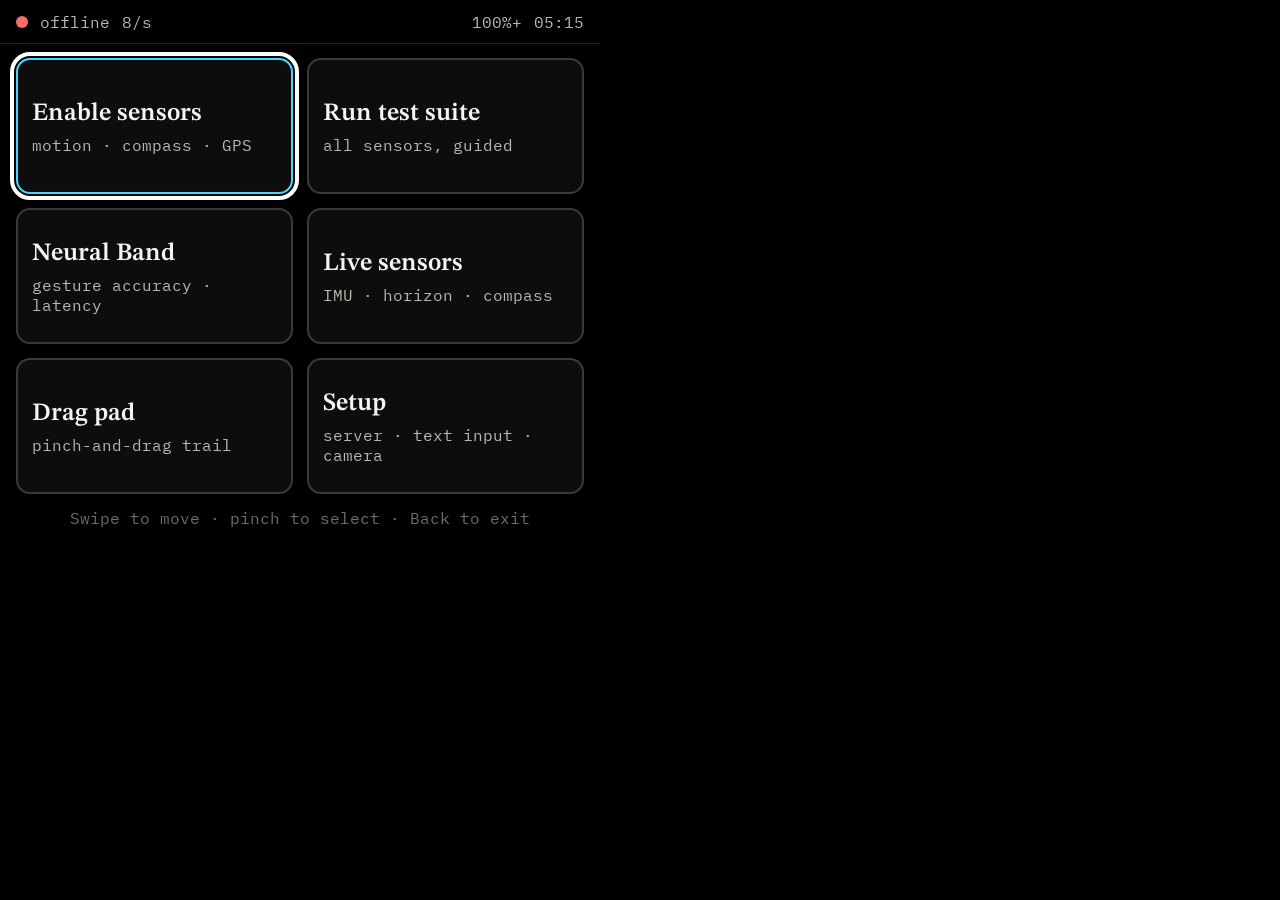
<file: docs/index.html>
<!doctype html>
<html lang="en">
<head>
<meta charset="utf-8">
<meta name="viewport" content="width=device-width, initial-scale=1">
<meta name="mrbd-web-app-capable" content="yes">
<meta name="description" content="Sensor Suite: tests and streams every sensor and input on Meta Ray-Ban Display + Neural Band to a recorder PC.">
<title>Sensor Suite</title>
<link rel="icon" type="image/png" sizes="192x192" href="icon-192.png">
<link rel="apple-touch-icon" href="icon-192.png">
<link rel="manifest" href="manifest.json">
<link rel="preconnect" href="https://fonts.googleapis.com">
<link rel="preconnect" href="https://fonts.gstatic.com" crossorigin>
<link href="https://fonts.googleapis.com/css2?family=STIX+Two+Text:wght@400;600;700&family=IBM+Plex+Mono:wght@400;600&display=swap" rel="stylesheet">
<link rel="stylesheet" href="app.css">
</head>
<body data-page="main">
<header id="bar">
  <span id="link-dot" class="dot"></span>
  <span id="link-txt">offline</span>
  <span id="rate-txt"></span>
  <span class="grow"></span>
  <span id="rec-txt"></span>
  <span id="bat-txt"></span>
  <span id="clock-txt"></span>
</header>

<main id="screens">
  <!-- HOME -->
  <section id="s-home" class="screen">
    <div class="grid">
      <button id="b-enable" class="tile hot" data-act="enable"><b>Enable sensors</b><small>motion · compass · GPS</small></button>
      <button class="tile" data-go="tests"><b>Run test suite</b><small>all sensors, guided</small></button>
      <button class="tile" data-go="neural"><b>Neural Band</b><small>gesture accuracy · latency</small></button>
      <button class="tile" data-go="live"><b>Live sensors</b><small>IMU · horizon · compass</small></button>
      <button class="tile" data-act="dragpage"><b>Drag pad</b><small>pinch-and-drag trail</small></button>
      <button class="tile" data-go="setup"><b>Setup</b><small>server · text input · camera</small></button>
    </div>
    <p id="home-msg" class="hint">Swipe to move · pinch to select · Back to exit</p>
  </section>

  <!-- LIVE -->
  <section id="s-live" class="screen">
    <canvas id="live-cv" width="600" height="500"></canvas>
    <div id="live-last" class="last">—</div>
  </section>

  <!-- TESTS -->
  <section id="s-tests" class="screen">
    <div id="t-head"><span id="t-name">Test suite</span><span id="t-count"></span></div>
    <div id="t-prompt" class="prompt">Starting…</div>
    <div id="t-bar"><div id="t-fill"></div></div>
    <ol id="t-list"></ol>
  </section>

  <!-- NEURAL -->
  <section id="s-neural" class="screen">
    <div id="nb-focus" tabindex="0" aria-label="gesture target">
      <div id="nb-step"></div>
      <div id="nb-arrow">·</div>
      <div id="nb-label">Get ready</div>
      <div id="nb-feedback"></div>
    </div>
    <div id="nb-stats"></div>
  </section>

  <!-- DRAG -->
  <section id="s-drag" class="screen">
    <canvas id="drag-cv" width="600" height="500"></canvas>
    <div id="drag-info" class="last">pinch and drag</div>
  </section>

  <!-- SETUP -->
  <section id="s-setup" class="screen">
    <div class="form">
      <label>Server host <input id="in-server" type="url" inputmode="url" placeholder="host.tailnet.ts.net"></label>
      <label>Key <input id="in-key" type="text" placeholder="key"></label>
      <label>Text input test <input id="in-text" type="text" placeholder="handwrite or dictate here"></label>
      <div class="row">
        <button id="b-save" data-act="save">Save + reconnect</button>
        <button id="b-media" data-act="media">Camera / mic</button>
      </div>
      <div class="row">
        <button data-act="speak">Speak test</button>
        <button data-act="pause">Pause stream</button>
      </div>
      <div id="setup-info" class="mono small"></div>
    </div>
  </section>
</main>

<div id="toast" hidden></div>
<video id="cam" playsinline muted hidden></video>
<script src="app.js"></script>
</body>
</html>
</file>
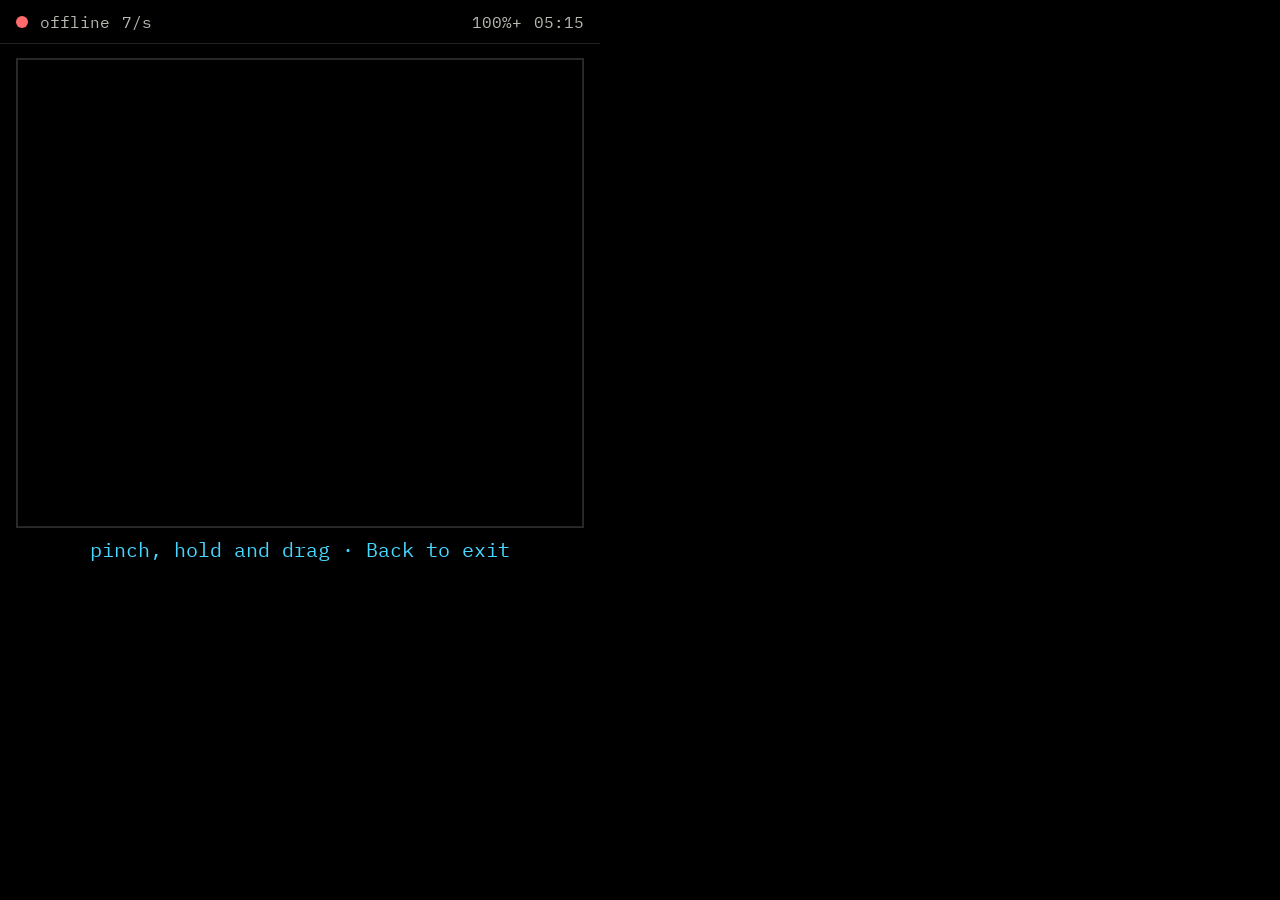
<file: docs/drag.html>
<!doctype html>
<html lang="en">
<head>
<meta charset="utf-8">
<meta name="viewport" content="width=device-width, initial-scale=1">
<meta name="mrbd-web-app-capable" content="yes">
<title>Sensor Suite · Drag pad</title>
<link rel="icon" type="image/png" sizes="192x192" href="icon-192.png">
<link rel="manifest" href="manifest.json">
<link href="https://fonts.googleapis.com/css2?family=STIX+Two+Text:wght@400;600;700&family=IBM+Plex+Mono:wght@400;600&display=swap" rel="stylesheet">
<link rel="stylesheet" href="app.css">
<!-- The MRBD host reads body touch-action once per page load from the initial styles; this is the only
     page that opts in to Neural Band pinch-and-drag (pointer events). Back returns to the main page. -->
<style>body { touch-action: none; }</style>
</head>
<body data-page="drag">
<header id="bar">
  <span id="link-dot" class="dot"></span>
  <span id="link-txt">offline</span>
  <span id="rate-txt"></span>
  <span class="grow"></span>
  <span id="rec-txt"></span>
  <span id="bat-txt"></span>
  <span id="clock-txt"></span>
</header>
<main id="screens">
  <section id="s-drag" class="screen">
    <canvas id="drag-cv" width="600" height="500"></canvas>
    <div id="drag-info" class="last">pinch, hold and drag · Back to exit</div>
  </section>
</main>
<div id="toast" hidden></div>
<video id="cam" playsinline muted hidden></video>
<script src="app.js"></script>
</body>
</html>
</file>
<file: docs/app.css>
/* Meta Ray-Ban Display is an additive waveguide: black is transparent, so the
   glasses UI is dark by necessity. Bright accents, >=20px primary text,
   88px targets, no scrolling, visible focus. */
:root {
  --bg: #000;
  --ink: #f4f4f0;
  --ink2: #b9b9b0;
  --muted: #6f6f68;
  --accent: #46d7ff;
  --ok: #5dff8a;
  --warn: #ffd84a;
  --bad: #ff6b6b;
  --x: #46d7ff;  /* x / alpha */
  --y: #ff9a4a;  /* y / beta  */
  --z: #6dffb0;  /* z / gamma */
  --focus: #ffffff;
  --serif: "STIX Two Text", "Times New Roman", Georgia, serif;
  --mono: "IBM Plex Mono", ui-monospace, Menlo, monospace;
}
* { box-sizing: border-box; }
html, body {
  margin: 0; width: 100%; height: 100%; max-width: 600px; max-height: 600px; overflow: hidden;
  background: var(--bg); color: var(--ink);
  font-family: var(--serif); font-size: 20px;
  /* No touch-action:none here. On MRBD it opts the whole page into drag mode, and then every pinch also
     arrives as a mouse pointerdown/click at the screen centre (300,300). That pointerdown blurs the
     focused tile, so the Enter that follows lands on <body> and activates nothing. Only drag.html opts in. */
  -webkit-user-select: none; user-select: none;
}
#bar {
  height: 44px; display: flex; align-items: center; gap: 12px; padding: 0 16px;
  font-family: var(--mono); font-size: 16px; color: var(--ink2);
  border-bottom: 1px solid #222;
}
.grow { flex: 1; }
.dot { width: 12px; height: 12px; border-radius: 50%; background: var(--bad); display: inline-block; }
.dot.ok { background: var(--ok); }
.dot.wait { background: var(--warn); }
#rec-txt { color: var(--bad); }

#screens { position: relative; height: 556px; }
.screen { position: absolute; inset: 0; display: none; padding: 14px 16px; }
.screen.on { display: block; }

button, .tile {
  font-family: var(--serif); color: var(--ink); background: #0d0d0d;
  border: 2px solid #3a3a3a; border-radius: 14px; min-height: 88px; font-size: 20px;
  padding: 10px 14px; text-align: left; cursor: pointer;
}
button:focus, button:focus-visible, input:focus, [tabindex]:focus {
  outline: 4px solid var(--focus); outline-offset: 2px; border-color: var(--accent);
}
.grid { display: grid; grid-template-columns: 1fr 1fr; gap: 14px; }
.tile { height: 136px; display: flex; flex-direction: column; justify-content: center; gap: 6px; }
.tile b { font-size: 25px; font-weight: 600; }
.tile small { font-size: 16px; color: var(--ink2); font-family: var(--mono); }
.tile.hot { border-color: var(--accent); }
.tile.done { border-color: var(--ok); }
.hint { color: var(--muted); font-size: 16px; text-align: center; margin: 14px 0 0; font-family: var(--mono); }

#live-cv, #drag-cv { display: block; width: 568px; height: 470px; }
.last { font-family: var(--mono); font-size: 20px; color: var(--accent); text-align: center; margin-top: 8px; }

#t-head { display: flex; justify-content: space-between; font-size: 22px; font-weight: 600; }
#t-count { font-family: var(--mono); color: var(--ink2); font-size: 18px; }
.prompt { font-size: 30px; line-height: 1.2; min-height: 112px; margin: 10px 0; color: var(--warn); }
#t-bar { height: 8px; background: #222; border-radius: 4px; overflow: hidden; }
#t-fill { height: 100%; width: 0; background: var(--accent); transition: width .2s linear; }
#t-list { list-style: none; padding: 0; margin: 12px 0 0; columns: 2; column-gap: 16px; font-family: var(--mono); font-size: 16px; }
#t-list li { break-inside: avoid; padding: 2px 0; white-space: nowrap; overflow: hidden; text-overflow: ellipsis; }
.st-pass { color: var(--ok); } .st-fail { color: var(--bad); } .st-warn { color: var(--warn); }
.st-unsupported, .st-skip, .st-manual { color: var(--muted); } .st-run { color: var(--accent); }

#nb-focus { height: 400px; border: 2px solid #333; border-radius: 18px; display: flex; flex-direction: column; align-items: center; justify-content: center; }
#nb-step { font-family: var(--mono); color: var(--ink2); font-size: 18px; }
#nb-arrow { font-size: 150px; line-height: 1; color: var(--accent); font-family: var(--mono); }
#nb-label { font-size: 32px; font-weight: 600; }
#nb-feedback { font-family: var(--mono); font-size: 20px; height: 30px; margin-top: 8px; }
#nb-stats { font-family: var(--mono); font-size: 16px; color: var(--ink2); margin-top: 10px; text-align: center; }

.form { display: flex; flex-direction: column; gap: 10px; }
.form label { display: flex; flex-direction: column; font-size: 16px; color: var(--ink2); gap: 4px; }
.form input { font: 20px var(--mono); color: var(--ink); background: #111; border: 2px solid #333; border-radius: 10px; padding: 8px 10px; min-height: 52px; }
.row { display: flex; gap: 12px; }
.row button { flex: 1; text-align: center; min-height: 72px; }
.mono { font-family: var(--mono); } .small { font-size: 15px; color: var(--ink2); white-space: pre-wrap; }

#toast { position: fixed; left: 30px; right: 30px; bottom: 30px; padding: 16px 20px; border: 2px solid var(--accent); border-radius: 14px; background: #050505; font-size: 24px; text-align: center; }
</file>
